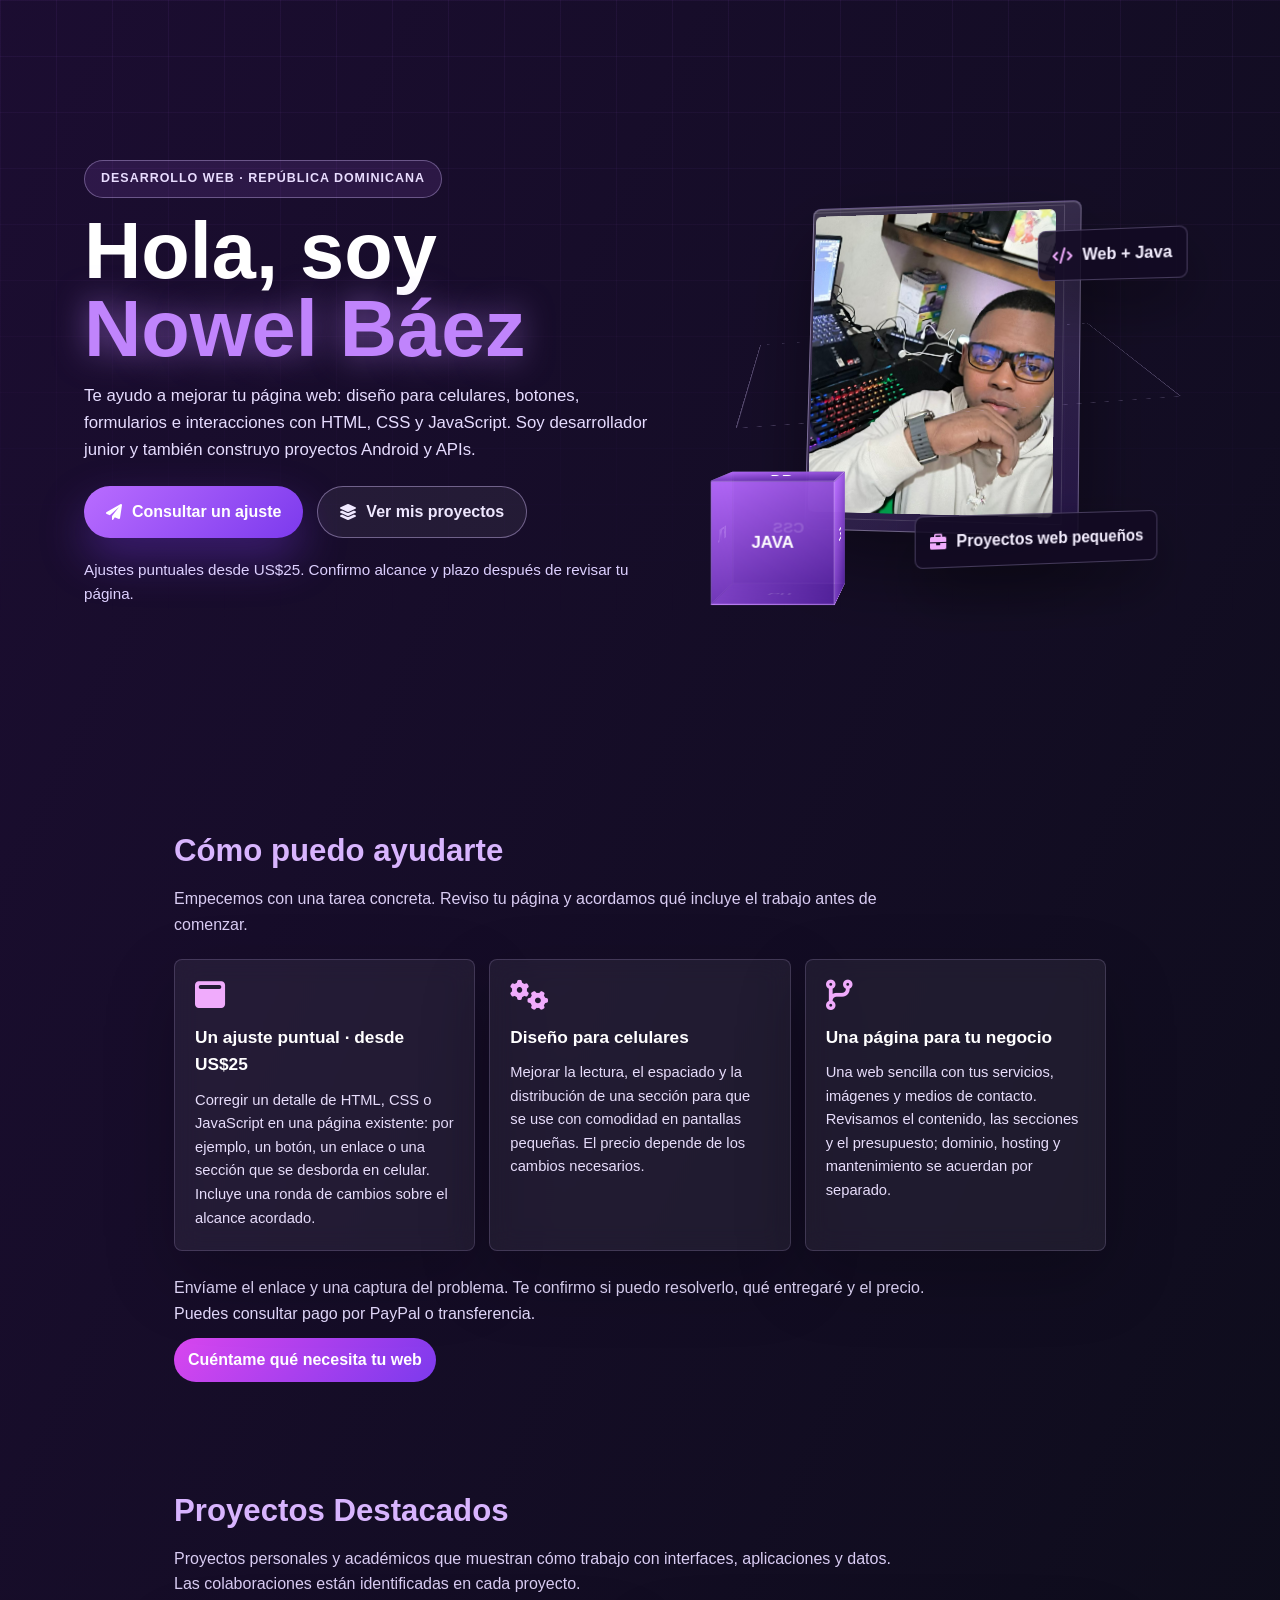
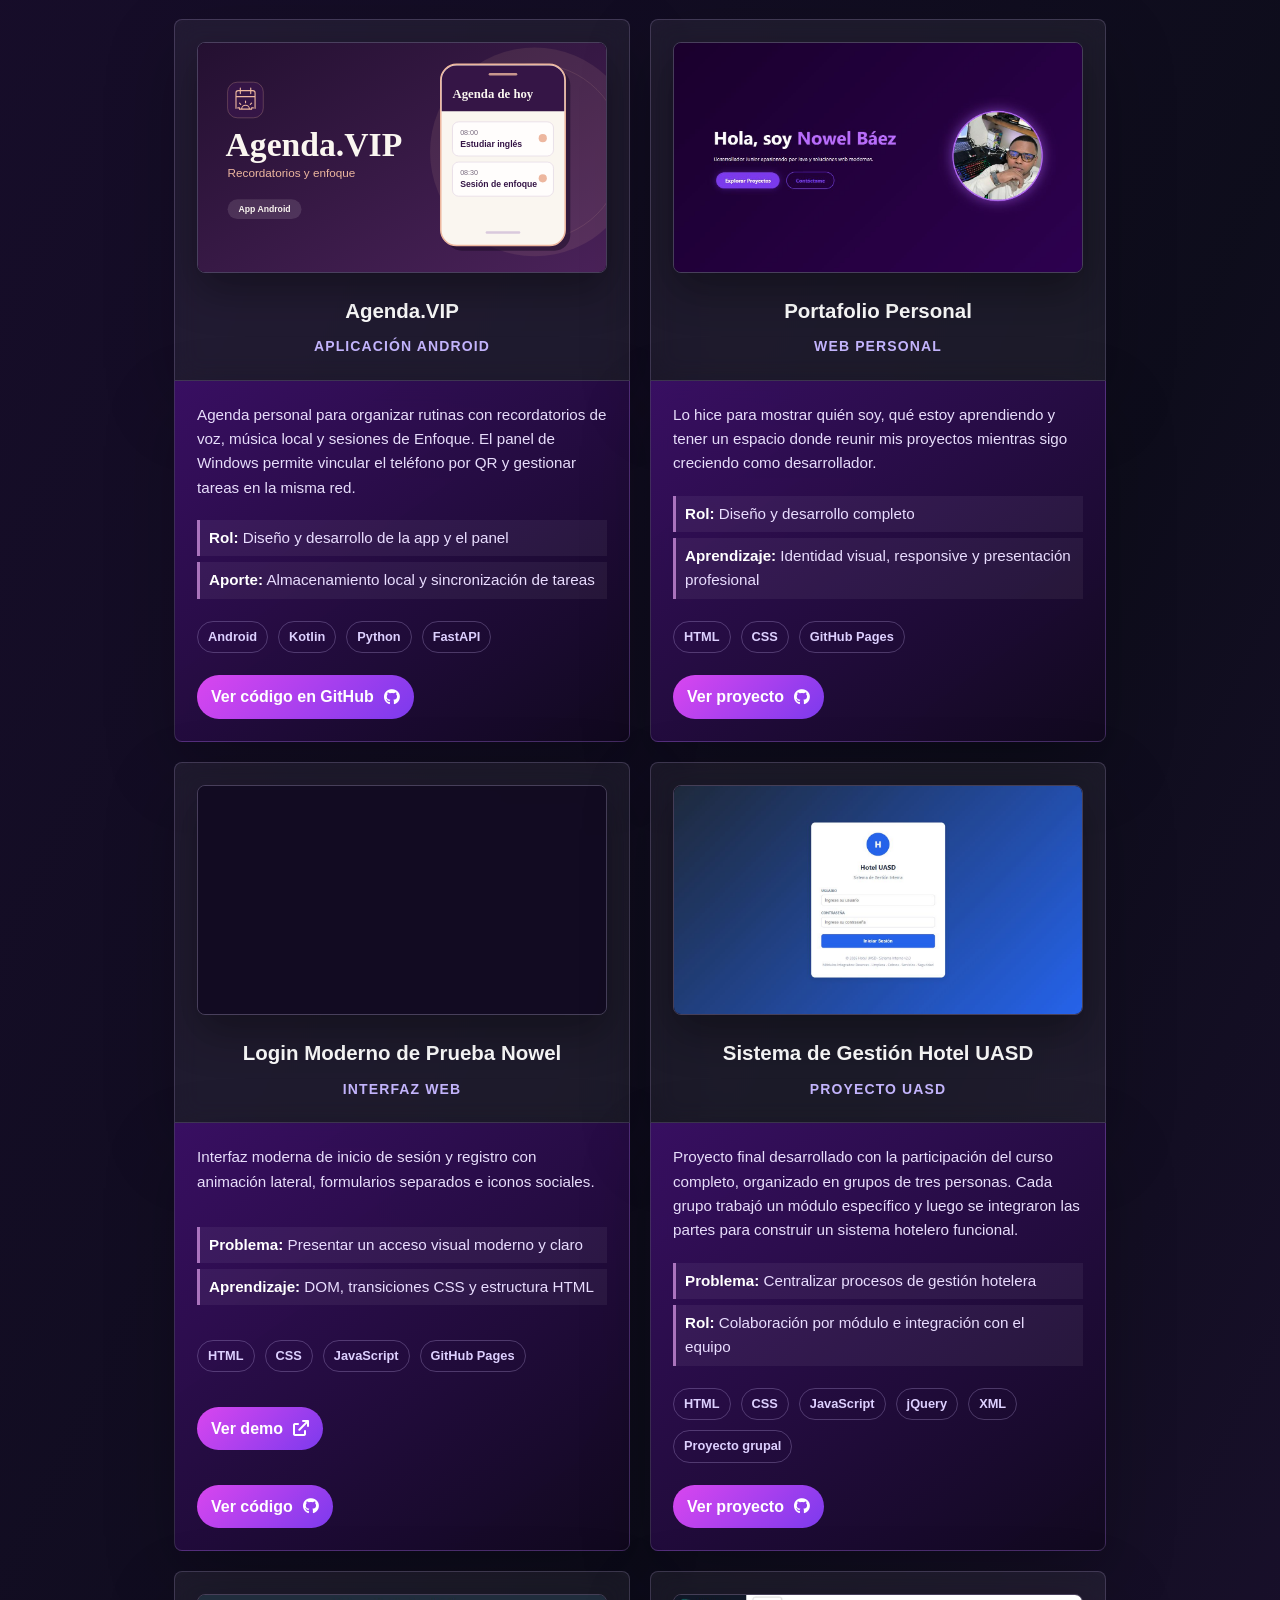
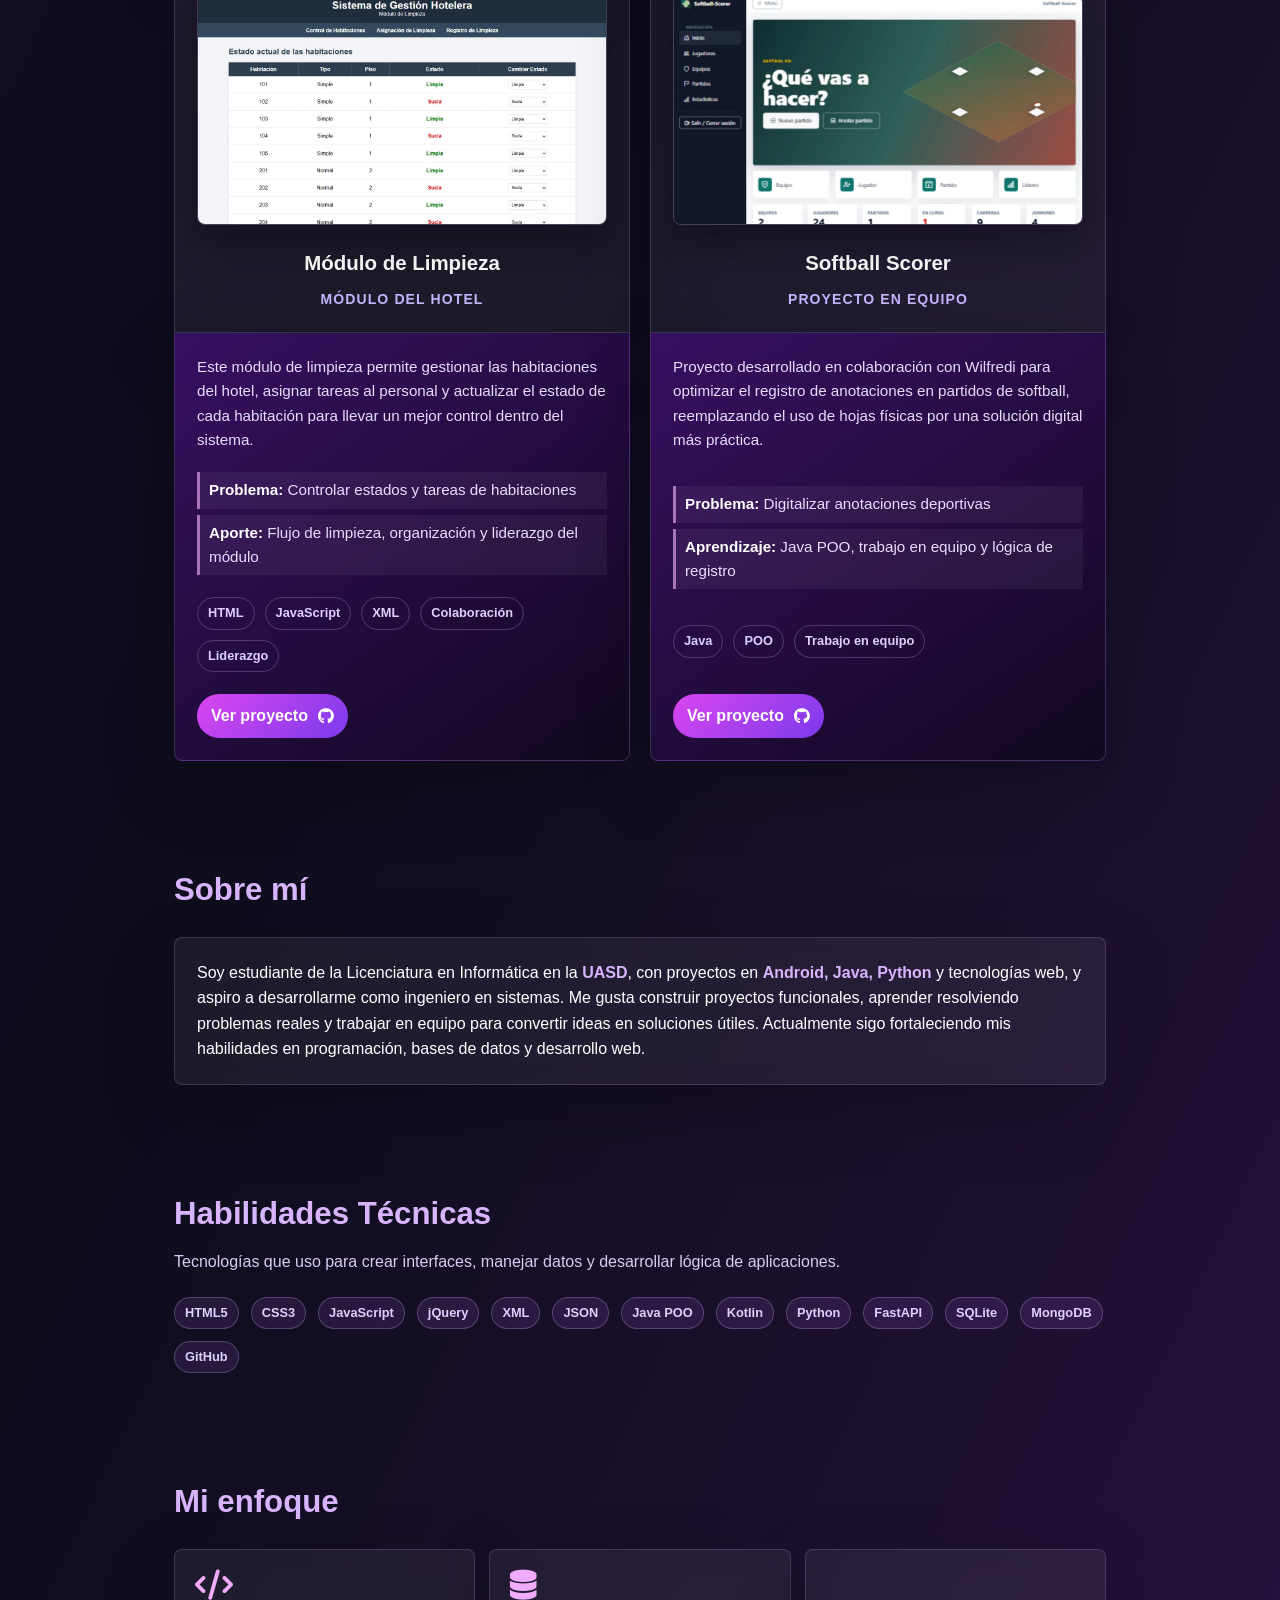
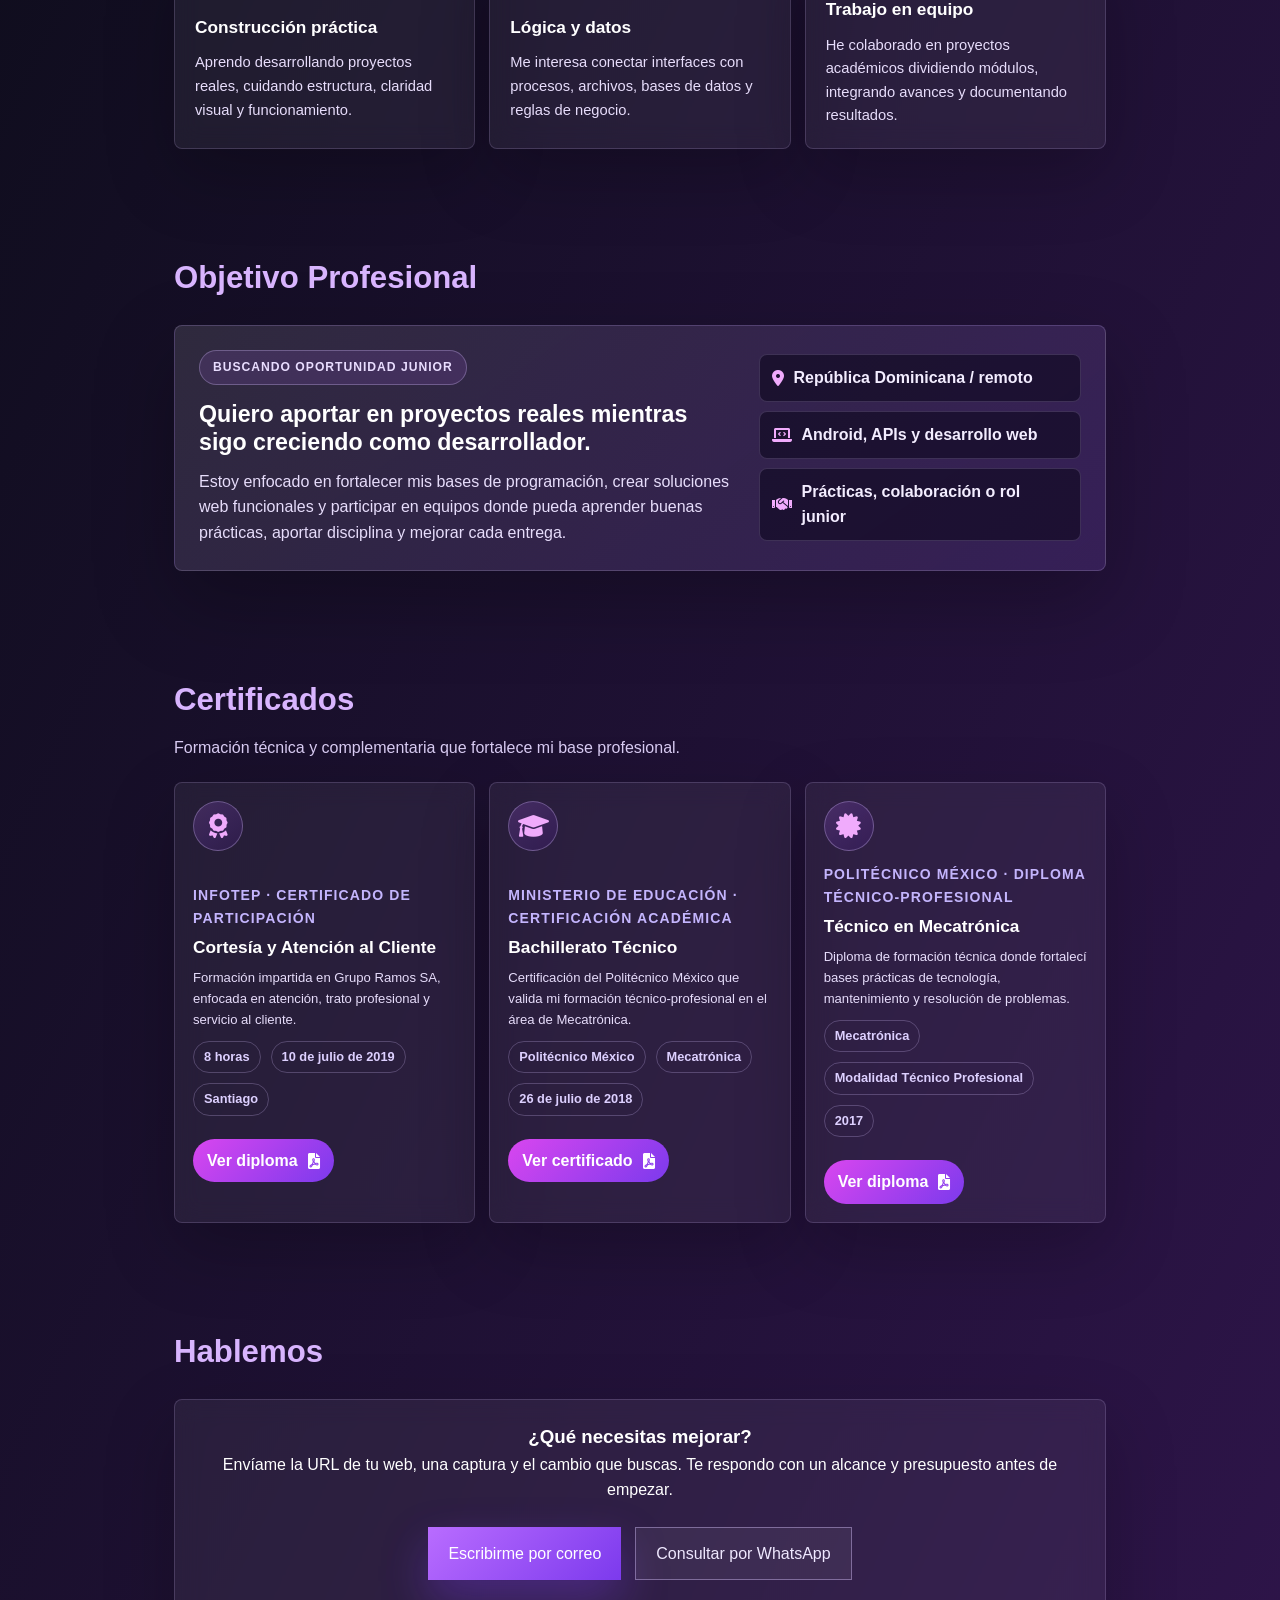
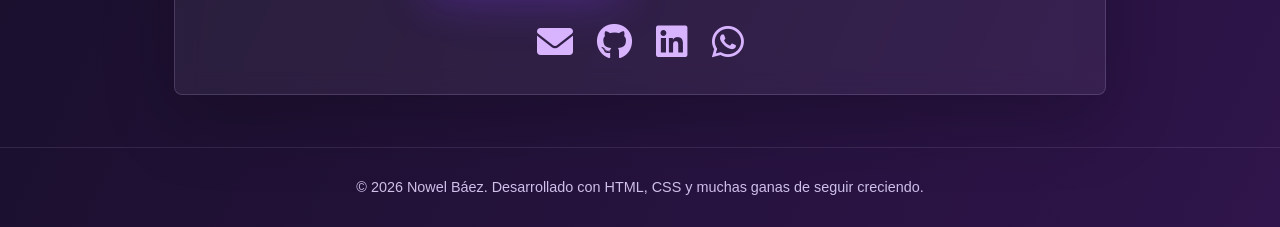
<file: index.html>
<!DOCTYPE html>
<html lang="es">
<head>
    <meta charset="UTF-8">
    <meta name="viewport" content="width=device-width, initial-scale=1.0">
    <title>Nowel Báez | Ajustes web y portafolio</title>
    <meta name="description" content="Nowel Báez, desarrollador junior en República Dominicana. Ajustes de HTML, CSS y JavaScript desde US$25, páginas responsivas y proyectos de software.">
    <meta property="og:title" content="Nowel Báez | Desarrollador Junior">
    <meta property="og:description" content="Ajustes web pequeños con alcance acordado. Conoce mis proyectos personales y académicos y cuéntame qué necesitas mejorar.">
    <meta property="og:image" content="https://nowelbaez2017-ux.github.io/img/nowel.jpg">
    <meta property="og:url" content="https://nowelbaez2017-ux.github.io/">
    <link rel="canonical" href="https://nowelbaez2017-ux.github.io/">
    <meta property="og:type" content="website">
    <link rel="stylesheet" href="style.css?v=servicios-web-20261119">
    <link rel="stylesheet" href="https://cdnjs.cloudflare.com/ajax/libs/font-awesome/6.0.0/css/all.min.css">
</head>

<body>
    <a class="skip-link" href="#servicios">Ir a los servicios</a>

    <header>
        <div class="hero">
            <div class="hero-content">
                <div class="hero-text">
                    <span class="portfolio-label">Desarrollo web · República Dominicana</span>
                    <h1>Hola, soy <span>Nowel Báez</span></h1>
                    <p>Te ayudo a mejorar tu página web: diseño para celulares, botones, formularios e interacciones con HTML, CSS y JavaScript. Soy desarrollador junior y también construyo proyectos Android y APIs.</p>
                    <div class="buttons">
                        <a href="#contacto" class="btn-primary"><i class="fas fa-paper-plane" aria-hidden="true"></i> Consultar un ajuste</a>
                        <a href="#proyectos" class="btn-secondary"><i class="fas fa-layer-group" aria-hidden="true"></i> Ver mis proyectos</a>
                    </div>
                    <p class="offer-note">Ajustes puntuales desde US$25. Confirmo alcance y plazo después de revisar tu página.</p>
                </div>
                <div class="hero-visual" aria-label="Presentación visual de Nowel">
                    <div class="profile-card tilt-card">
                        <div class="profile-orbit"></div>
                        <img src="img/nowel.jpg" alt="Foto de perfil de Nowel Báez" width="1152" height="1154" decoding="async" fetchpriority="high">
                    </div>
                    <div class="tech-cube" aria-hidden="true">
                        <div class="cube-face front">Java</div>
                        <div class="cube-face back">CSS</div>
                        <div class="cube-face right">JS</div>
                        <div class="cube-face left">HTML</div>
                        <div class="cube-face top">DB</div>
                        <div class="cube-face bottom">Git</div>
                    </div>
                    <div class="floating-card floating-card-one">
                        <i class="fas fa-code"></i>
                        <span>Web + Java</span>
                    </div>
                    <div class="floating-card floating-card-two">
                        <i class="fas fa-briefcase"></i>
                        <span>Proyectos web pequeños</span>
                    </div>
                </div>
            </div>
        </div>
    </header>

    <section id="servicios" class="reveal-section">
        <h2>Cómo puedo ayudarte</h2>
        <p class="section-intro">Empecemos con una tarea concreta. Reviso tu página y acordamos qué incluye el trabajo antes de comenzar.</p>
        <div class="service-grid">
            <article class="service-card">
                <i class="fas fa-window-maximize"></i>
                <h3>Un ajuste puntual · desde US$25</h3>
                <p>Corregir un detalle de HTML, CSS o JavaScript en una página existente: por ejemplo, un botón, un enlace o una sección que se desborda en celular. Incluye una ronda de cambios sobre el alcance acordado.</p>
            </article>
            <article class="service-card">
                <i class="fas fa-gears"></i>
                <h3>Diseño para celulares</h3>
                <p>Mejorar la lectura, el espaciado y la distribución de una sección para que se use con comodidad en pantallas pequeñas. El precio depende de los cambios necesarios.</p>
            </article>
            <article class="service-card">
                <i class="fas fa-code-branch"></i>
                <h3>Una página para tu negocio</h3>
                <p>Una web sencilla con tus servicios, imágenes y medios de contacto. Revisamos el contenido, las secciones y el presupuesto; dominio, hosting y mantenimiento se acuerdan por separado.</p>
            </article>
        </div>
        <p class="service-process">Envíame el enlace y una captura del problema. Te confirmo si puedo resolverlo, qué entregaré y el precio. Puedes consultar pago por PayPal o transferencia.</p>
        <a href="#contacto" class="project-link">Cuéntame qué necesita tu web</a>
    </section>

    <section id="proyectos" class="reveal-section">
        <h2>Proyectos Destacados</h2>
        <p class="section-intro">Proyectos personales y académicos que muestran cómo trabajo con interfaces, aplicaciones y datos. Las colaboraciones están identificadas en cada proyecto.</p>
        <div class="projects-grid">
            <article id="agenda-vip" class="project-card">
                <div class="project-card-inner">
                    <div class="project-face project-front">
                        <figure class="project-preview">
                            <img src="img/proyectos/agenda-vip.svg" alt="Ilustración de Agenda.VIP con el calendario de la app y una agenda de ejemplo" width="800" height="450" loading="lazy" decoding="async">
                        </figure>
                        <h3>Agenda.VIP</h3>
                        <span class="project-kicker">Aplicación Android</span>
                    </div>
                    <div class="project-face project-back">
                        <h3>Agenda.VIP</h3>
                        <p>Agenda personal para organizar rutinas con recordatorios de voz, música local y sesiones de Enfoque. El panel de Windows permite vincular el teléfono por QR y gestionar tareas en la misma red.</p>
                        <div class="project-meta">
                            <span><strong>Rol:</strong> Diseño y desarrollo de la app y el panel</span>
                            <span><strong>Aporte:</strong> Almacenamiento local y sincronización de tareas</span>
                        </div>
                        <div class="project-tags">
                            <span>Android</span>
                            <span>Kotlin</span>
                            <span>Python</span>
                            <span>FastAPI</span>
                        </div>
                        <a href="https://github.com/nowelbaez2017-ux/Agenda.VIP" target="_blank" rel="noopener noreferrer" class="project-link">
                            Ver código en GitHub <i class="fab fa-github" aria-hidden="true"></i>
                        </a>
                    </div>
                </div>
            </article>

            <article class="project-card">
                <div class="project-card-inner">
                    <div class="project-face project-front">
                        <figure class="project-preview">
                            <img src="img/proyectos/portafolio.png" alt="Vista del portafolio personal ejecutado" width="1264" height="720" loading="lazy" decoding="async">
                        </figure>
                        <h3>Portafolio Personal</h3>
                        <span class="project-kicker">Web personal</span>
                    </div>
                    <div class="project-face project-back">
                        <h3>Portafolio Personal</h3>
                        <p>Lo hice para mostrar quién soy, qué estoy aprendiendo y tener un espacio donde reunir mis proyectos mientras sigo creciendo como desarrollador.</p>
                        <div class="project-meta">
                            <span><strong>Rol:</strong> Diseño y desarrollo completo</span>
                            <span><strong>Aprendizaje:</strong> Identidad visual, responsive y presentación profesional</span>
                        </div>
                        <div class="project-tags">
                            <span>HTML</span>
                            <span>CSS</span>
                            <span>GitHub Pages</span>
                        </div>
                        <a href="https://github.com/nowelbaez2017-ux/nowelbaez2017-ux.github.io" target="_blank" rel="noopener noreferrer" class="project-link">
                            Ver proyecto <i class="fab fa-github"></i>
                        </a>
                    </div>
                </div>
            </article>

            <article class="project-card">
                <div class="project-card-inner">
                    <div class="project-face project-front">
                        <figure class="project-preview">
                            <img src="img/proyectos/login-moderno-de-prueba-nowel.png" alt="Vista del Login Moderno de Prueba Nowel ejecutado" width="1280" height="720" loading="lazy" decoding="async">
                        </figure>
                        <h3>Login Moderno de Prueba Nowel</h3>
                        <span class="project-kicker">Interfaz web</span>
                    </div>
                    <div class="project-face project-back">
                        <h3>Login Moderno de Prueba Nowel</h3>
                        <p>Interfaz moderna de inicio de sesión y registro con animación lateral, formularios separados e iconos sociales.</p>
                        <div class="project-meta">
                            <span><strong>Problema:</strong> Presentar un acceso visual moderno y claro</span>
                            <span><strong>Aprendizaje:</strong> DOM, transiciones CSS y estructura HTML</span>
                        </div>
                        <div class="project-tags">
                            <span>HTML</span>
                            <span>CSS</span>
                            <span>JavaScript</span>
                            <span>GitHub Pages</span>
                        </div>
                        <a href="login-moderno-de-prueba-nowel/" target="_blank" rel="noopener noreferrer" class="project-link">
                            Ver demo <i class="fas fa-arrow-up-right-from-square"></i>
                        </a>
                        <a href="https://github.com/nowelbaez2017-ux/nowelbaez2017-ux.github.io/tree/main/login-moderno-de-prueba-nowel" target="_blank" rel="noopener noreferrer" class="project-link">
                            Ver código <i class="fab fa-github"></i>
                        </a>
                    </div>
                </div>
            </article>

            <article class="project-card">
                <div class="project-card-inner">
                    <div class="project-face project-front">
                        <figure class="project-preview">
                            <img src="img/proyectos/hotel-uasd.png" alt="Pantalla de acceso del Sistema de Gestión Hotel UASD" width="1280" height="720" loading="lazy" decoding="async">
                        </figure>
                        <h3>Sistema de Gestión Hotel UASD</h3>
                        <span class="project-kicker">Proyecto UASD</span>
                    </div>
                    <div class="project-face project-back">
                        <h3>Sistema de Gestión Hotel UASD</h3>
                        <p>Proyecto final desarrollado con la participación del curso completo, organizado en grupos de tres personas. Cada grupo trabajó un módulo específico y luego se integraron las partes para construir un sistema hotelero funcional.</p>
                        <div class="project-meta">
                            <span><strong>Problema:</strong> Centralizar procesos de gestión hotelera</span>
                            <span><strong>Rol:</strong> Colaboración por módulo e integración con el equipo</span>
                        </div>
                        <div class="project-tags">
                            <span>HTML</span>
                            <span>CSS</span>
                            <span>JavaScript</span>
                            <span>jQuery</span>
                            <span>XML</span>
                            <span>Proyecto grupal</span>
                        </div>
                        <a href="https://github.com/nowelbaez2017-ux/sistema-hotelero-uasd" target="_blank" rel="noopener noreferrer" class="project-link">
                            Ver proyecto <i class="fab fa-github"></i>
                        </a>
                    </div>
                </div>
            </article>

            <article class="project-card">
                <div class="project-card-inner">
                    <div class="project-face project-front">
                        <figure class="project-preview">
                            <img src="img/proyectos/modulo-limpieza.png" alt="Vista del módulo de limpieza del hotel ejecutado" width="1274" height="720" loading="lazy" decoding="async">
                        </figure>
                        <h3>Módulo de Limpieza</h3>
                        <span class="project-kicker">Módulo del hotel</span>
                    </div>
                    <div class="project-face project-back">
                        <h3>Módulo de Limpieza</h3>
                        <p>Este módulo de limpieza permite gestionar las habitaciones del hotel, asignar tareas al personal y actualizar el estado de cada habitación para llevar un mejor control dentro del sistema.</p>
                        <div class="project-meta">
                            <span><strong>Problema:</strong> Controlar estados y tareas de habitaciones</span>
                            <span><strong>Aporte:</strong> Flujo de limpieza, organización y liderazgo del módulo</span>
                        </div>
                        <div class="project-tags">
                            <span>HTML</span>
                            <span>JavaScript</span>
                            <span>XML</span>
                            <span>Colaboración</span>
                            <span>Liderazgo</span>
                        </div>
                        <a href="https://github.com/nabxo/sistema-hotelero-limpieza" target="_blank" rel="noopener noreferrer" class="project-link">
                            Ver proyecto <i class="fab fa-github"></i>
                        </a>
                    </div>
                </div>
            </article>

            <article class="project-card">
                <div class="project-card-inner">
                    <div class="project-face project-front">
                        <figure class="project-preview">
                            <img src="img/proyectos/softball-scorer.png" alt="Pantalla de acceso de Softball Scorer" width="1264" height="720" loading="lazy" decoding="async">
                        </figure>
                        <h3>Softball Scorer</h3>
                        <span class="project-kicker">Proyecto en equipo</span>
                    </div>
                    <div class="project-face project-back">
                        <h3>Softball Scorer</h3>
                        <p>Proyecto desarrollado en colaboración con Wilfredi para optimizar el registro de anotaciones en partidos de softball, reemplazando el uso de hojas físicas por una solución digital más práctica.</p>
                        <div class="project-meta">
                            <span><strong>Problema:</strong> Digitalizar anotaciones deportivas</span>
                            <span><strong>Aprendizaje:</strong> Java POO, trabajo en equipo y lógica de registro</span>
                        </div>
                        <div class="project-tags">
                            <span>Java</span>
                            <span>POO</span>
                            <span>Trabajo en equipo</span>
                        </div>
                        <a href="https://github.com/wilfredysilverio/Softball-Scorer" target="_blank" rel="noopener noreferrer" class="project-link">
                            Ver proyecto <i class="fab fa-github"></i>
                        </a>
                    </div>
                </div>
            </article>
        </div>
    </section>

    <section id="sobre-mi" class="reveal-section">
        <h2>Sobre mí</h2>
        <div class="card">
            <p>
                Soy estudiante de la Licenciatura en Informática en la <strong>UASD</strong>, con proyectos en <strong>Android, Java, Python</strong> y tecnologías web, y aspiro a desarrollarme como ingeniero en sistemas.
                Me gusta construir proyectos funcionales, aprender resolviendo problemas reales y trabajar en equipo para convertir ideas en soluciones útiles.
                Actualmente sigo fortaleciendo mis habilidades en programación, bases de datos y desarrollo web.
            </p>
        </div>
    </section>

    <section id="habilidades" class="reveal-section">
        <h2>Habilidades Técnicas</h2>
        <p class="section-intro">Tecnologías que uso para crear interfaces, manejar datos y desarrollar lógica de aplicaciones.</p>
        <div class="skills-container">
            <span class="skill-tag">HTML5</span>
            <span class="skill-tag">CSS3</span>
            <span class="skill-tag">JavaScript</span>
            <span class="skill-tag">jQuery</span>
            <span class="skill-tag">XML</span>
            <span class="skill-tag">JSON</span>
            <span class="skill-tag">Java POO</span>
            <span class="skill-tag">Kotlin</span>
            <span class="skill-tag">Python</span>
            <span class="skill-tag">FastAPI</span>
            <span class="skill-tag">SQLite</span>
            <span class="skill-tag">MongoDB</span>
            <span class="skill-tag">GitHub</span>
        </div>
    </section>

    <section id="enfoque" class="reveal-section">
        <h2>Mi enfoque</h2>
        <div class="focus-grid">
            <article class="focus-item">
                <i class="fas fa-code"></i>
                <h3>Construcción práctica</h3>
                <p>Aprendo desarrollando proyectos reales, cuidando estructura, claridad visual y funcionamiento.</p>
            </article>
            <article class="focus-item">
                <i class="fas fa-database"></i>
                <h3>Lógica y datos</h3>
                <p>Me interesa conectar interfaces con procesos, archivos, bases de datos y reglas de negocio.</p>
            </article>
            <article class="focus-item">
                <i class="fas fa-people-group"></i>
                <h3>Trabajo en equipo</h3>
                <p>He colaborado en proyectos académicos dividiendo módulos, integrando avances y documentando resultados.</p>
            </article>
        </div>
    </section>

    <section id="objetivo" class="reveal-section">
        <h2>Objetivo Profesional</h2>
        <div class="career-card">
            <div>
                <span class="section-badge">Buscando oportunidad junior</span>
                <h3>Quiero aportar en proyectos reales mientras sigo creciendo como desarrollador.</h3>
                <p>Estoy enfocado en fortalecer mis bases de programación, crear soluciones web funcionales y participar en equipos donde pueda aprender buenas prácticas, aportar disciplina y mejorar cada entrega.</p>
            </div>
            <div class="career-points">
                <span><i class="fas fa-location-dot"></i> República Dominicana / remoto</span>
                <span><i class="fas fa-laptop-code"></i> Android, APIs y desarrollo web</span>
                <span><i class="fas fa-handshake"></i> Prácticas, colaboración o rol junior</span>
            </div>
        </div>
    </section>

    <section id="certificados" class="reveal-section">
        <h2>Certificados</h2>
        <p class="section-intro">Formación técnica y complementaria que fortalece mi base profesional.</p>
        <div class="certificate-list">
            <div class="certificate-card">
                <div class="certificate-icon">
                    <i class="fas fa-award"></i>
                </div>
                <div class="certificate-content">
                    <span class="certificate-kicker">INFOTEP · Certificado de Participación</span>
                    <h3>Cortesía y Atención al Cliente</h3>
                    <p>Formación impartida en Grupo Ramos SA, enfocada en atención, trato profesional y servicio al cliente.</p>
                    <div class="certificate-details">
                        <span>8 horas</span>
                        <span>10 de julio de 2019</span>
                        <span>Santiago</span>
                    </div>
                    <a href="certificados/cortesia-atencion-cliente-infotep.pdf" target="_blank" rel="noopener noreferrer" class="project-link">
                        Ver diploma <i class="fas fa-file-pdf"></i>
                    </a>
                </div>
            </div>

            <div class="certificate-card">
                <div class="certificate-icon">
                    <i class="fas fa-graduation-cap"></i>
                </div>
                <div class="certificate-content">
                    <span class="certificate-kicker">Ministerio de Educación · Certificación académica</span>
                    <h3>Bachillerato Técnico</h3>
                    <p>Certificación del Politécnico México que valida mi formación técnico-profesional en el área de Mecatrónica.</p>
                    <div class="certificate-details">
                        <span>Politécnico México</span>
                        <span>Mecatrónica</span>
                        <span>26 de julio de 2018</span>
                    </div>
                    <a href="certificados/bachillerato-tecnico-mecatronica.pdf" target="_blank" rel="noopener noreferrer" class="project-link">
                        Ver certificado <i class="fas fa-file-pdf"></i>
                    </a>
                </div>
            </div>

            <div class="certificate-card">
                <div class="certificate-icon">
                    <i class="fas fa-certificate"></i>
                </div>
                <div class="certificate-content">
                    <span class="certificate-kicker">Politécnico México · Diploma técnico-profesional</span>
                    <h3>Técnico en Mecatrónica</h3>
                    <p>Diploma de formación técnica donde fortalecí bases prácticas de tecnología, mantenimiento y resolución de problemas.</p>
                    <div class="certificate-details">
                        <span>Mecatrónica</span>
                        <span>Modalidad Técnico Profesional</span>
                        <span>2017</span>
                    </div>
                    <a href="certificados/diploma-tecnico-mecatronica.pdf" target="_blank" rel="noopener noreferrer" class="project-link">
                        Ver diploma <i class="fas fa-file-pdf"></i>
                    </a>
                </div>
            </div>
        </div>
    </section>

    <section id="contacto" class="reveal-section">
        <h2>Hablemos</h2>
        <div class="card contact-card">
            <h3>¿Qué necesitas mejorar?</h3>
            <p>Envíame la URL de tu web, una captura y el cambio que buscas. Te respondo con un alcance y presupuesto antes de empezar.</p>
            <div class="contact-actions">
                <a class="btn-primary" href="mailto:NowelBaez2017@gmail.com?subject=Consulta%20sobre%20un%20ajuste%20web&amp;body=Hola%20Nowel%2C%20mi%20web%20es%3A%20%0AEl%20cambio%20que%20necesito%20es%3A%20%0AMi%20plazo%20es%3A%20">Escribirme por correo</a>
                <a class="btn-secondary" href="https://wa.me/18296310717?text=Hola%20Nowel%2C%20quiero%20consultar%20un%20ajuste%20para%20mi%20web." target="_blank" rel="noopener noreferrer">Consultar por WhatsApp</a>
            </div>
            <div class="contact-icons">
               <a href="mailto:NowelBaez2017@gmail.com" class="social-icon" title="Enviar Email" aria-label="Enviar email a Nowel">
                <i class="fas fa-envelope"></i>
              </a>
                <a href="https://github.com/nowelbaez2017-ux" target="_blank" rel="noopener noreferrer" class="social-icon" title="Visitar GitHub" aria-label="Visitar GitHub de Nowel">
                    <i class="fab fa-github"></i>
                </a>
                <a href="https://www.linkedin.com/in/nowel-baez-0715b7283/" target="_blank" rel="noopener noreferrer" class="social-icon" title="LinkedIn" aria-label="Visitar LinkedIn de Nowel">
                    <i class="fab fa-linkedin"></i>
                </a>
              <a href="https://wa.me/18296310717" target="_blank" rel="noopener noreferrer" class="social-icon" title="WhatsApp" aria-label="Contactar a Nowel por WhatsApp">
                 <i class="fab fa-whatsapp"></i>
              </a>
            </div>
        </div>
    </section>

    <footer>
        <p>© 2026 Nowel Báez. Desarrollado con HTML, CSS y muchas ganas de seguir creciendo.</p>
    </footer>

    <script src="script.js?v=servicios-web-20261119" defer></script>

</body>
</html>
</file>
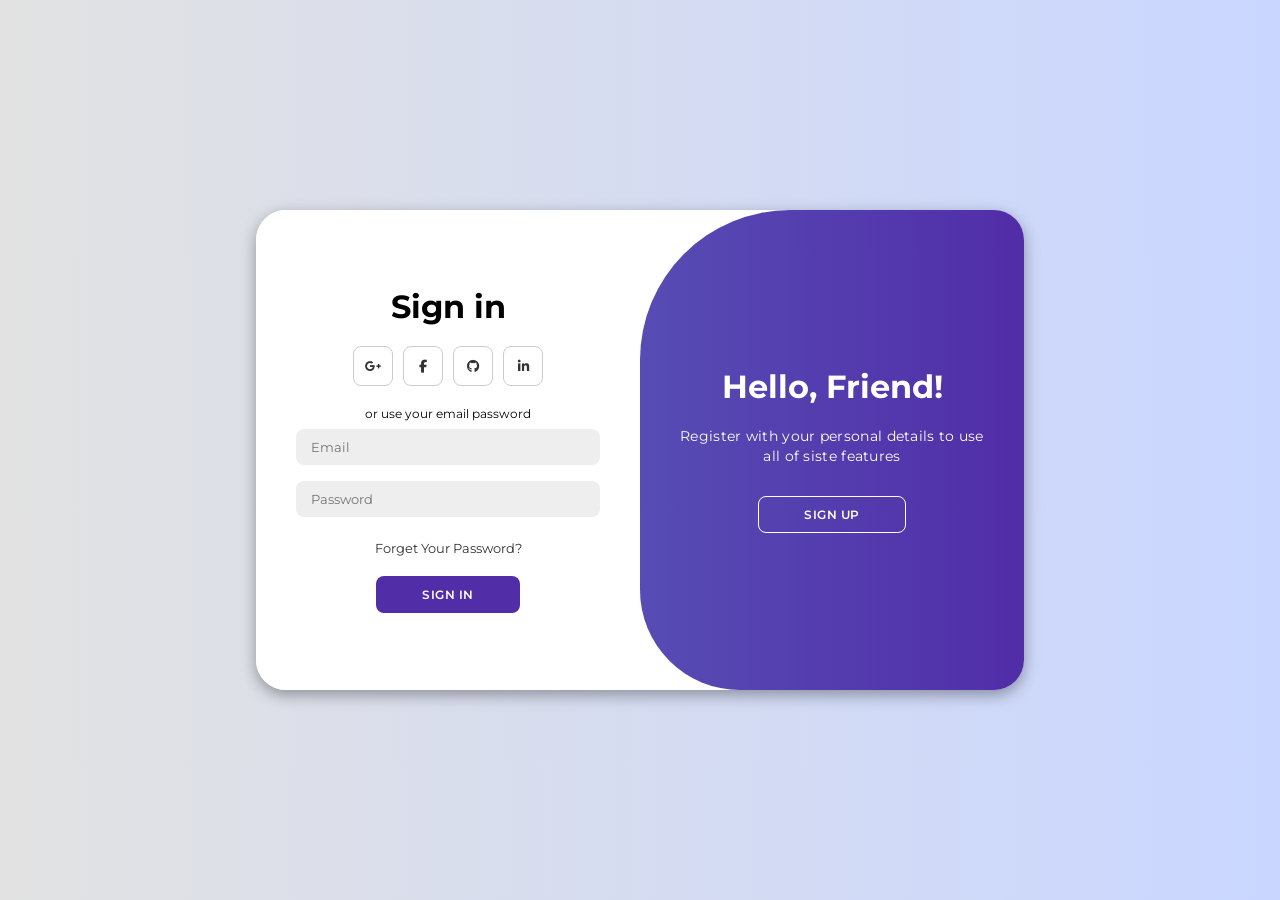
<file: login-moderno-de-prueba-nowel/index.html>
<!DOCTYPE html>
<html lang="en">
<head>
    <meta charset="UTF-8">
    <meta name="viewport" content="width=device-width, initial-scale=1.0">
    <link rel="stylesheet" href="https://cdnjs.cloudflare.com/ajax/libs/font-awesome/6.4.2/css/all.min.css">
    <link rel="stylesheet" href="style.css">
    <title>Login Moderno de Prueba Nowel</title>
</head>
<body>

    <div class="container" id="container"> 
     <div class="form-container sign-up">
        <form>
            <h1>Create Account</h1>
            <div class="social-icons">
                <a href="#" class="icon"><i
                class="fa-brands
                fa-google-plus-g"></i></a>

                <a href="#" class="icon"><i
                class="fa-brands
                fa-facebook-f"></i></a>

                <a href="#" class="icon"><i
                class="fa-brands
                fa-github"></i></a>

                <a href="#" class="icon"><i
                class="fa-brands
                fa-linkedin-in"></i></a>
            </div>
            <span> or use your email for registration</span>
            <input type="text" 
            placeholder="Name" >
            <input type="email"
             placeholder="Email" />
            <input  type="password"
             placeholder="Password" />
            <button type="submit">Sign Up</button>

        </form>
     </div>
     <div class="form-container sign-in">
        <form>
            <h1>Sign in</h1>
            <div class="social-icons">
                <a href="#" class="icon"><i
                class="fa-brands
                fa-google-plus-g"></i></a>

                <a href="#" class="icon"><i
                class="fa-brands
                fa-facebook-f"></i></a>

                <a href="#" class="icon"><i
                class="fa-brands
                fa-github"></i></a>

                <a href="#" class="icon"><i
                class="fa-brands
                fa-linkedin-in"></i></a>
            </div>
            <span> or use your email password</span>

            <input type="email"
             placeholder="Email" />
            <input  type="password"
             placeholder="Password" />
            <a href="#" >Forget Your Password?</a>
            <button type="submit">Sign In</button>

        </form>
     </div>
        <div class="toggle-container">
           <div class = "toggle">

              <div class ="toggle-panel
              toggle-left">
                <h1>Welcome Back!</h1>
                <p>Enter your personal details 
                to use all of siste features</p>
                <button class="hidden" id="login">Sign In</button>

              </div>

          
                <div class ="toggle-panel
                  toggle-right">
                  <h1>Hello, Friend!</h1>
                  <p>Register with your personal details 
                  to use all of siste features</p>
                  <button class="hidden"  id="register">Sign Up</button>

              </div>
            </div>
         </div>   

    </div>


    <script src="script.js" ></script>

</body>
</html>
</file>
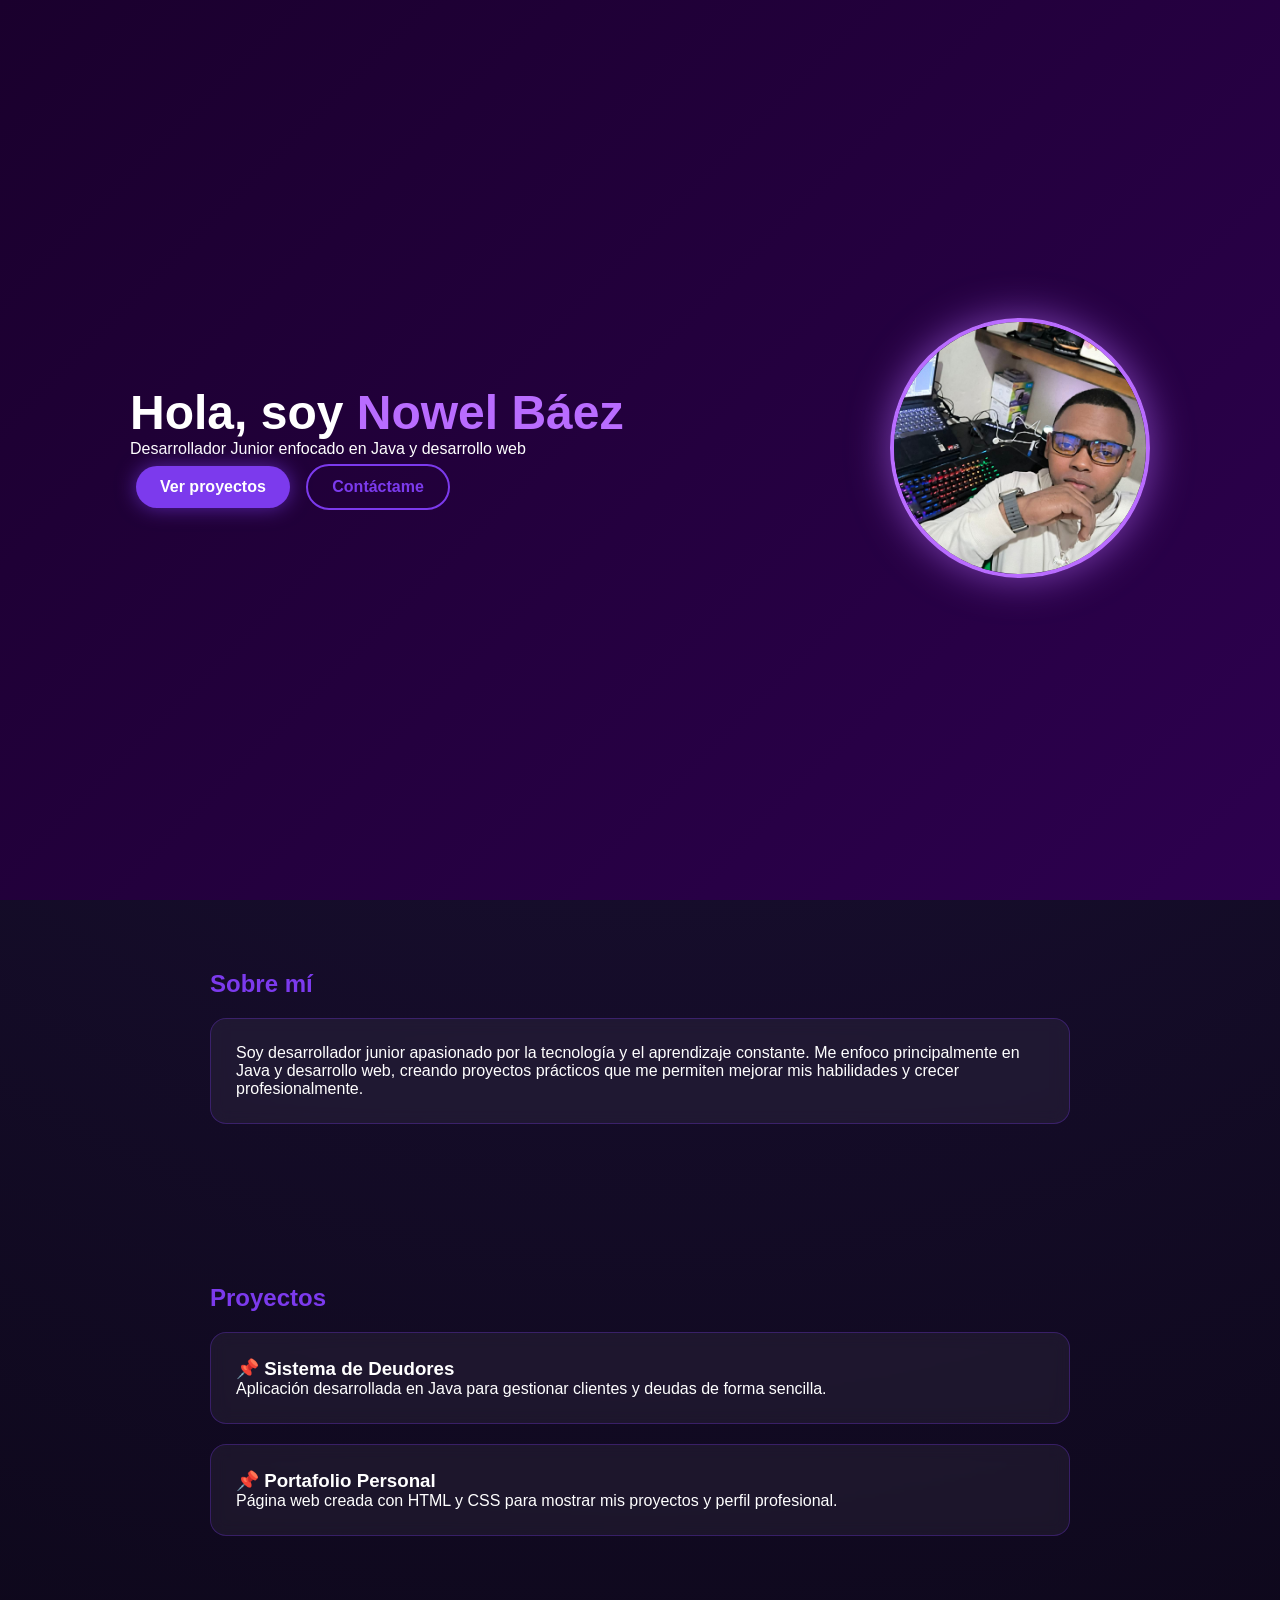
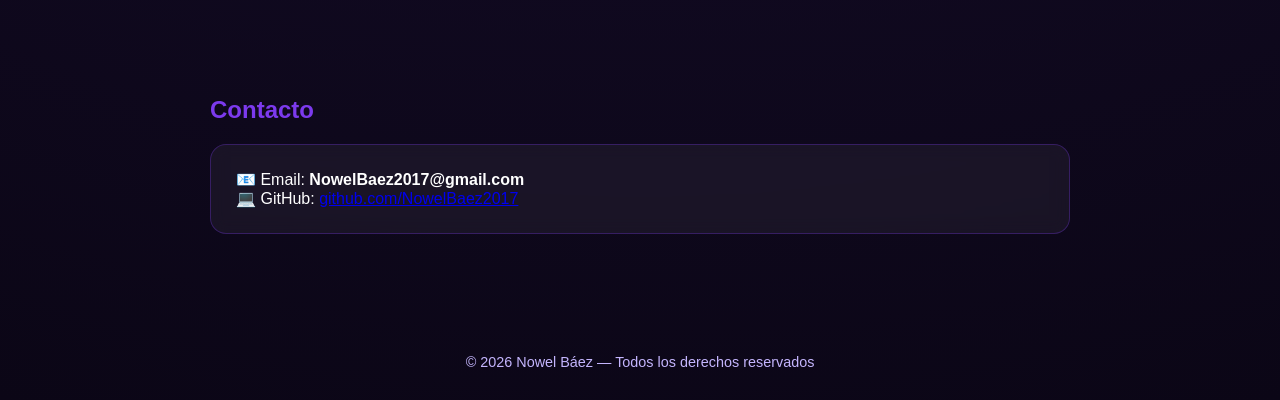
<file: portafolio-nowel/index.html>
﻿<!--
    Autor: Nowel Báez Abreu
    Fecha: 14/01/2026
    Descripción: Página principal de mi portafolio personal
-->

<!DOCTYPE html>
<html lang="es">
<head>
    <!-- Configuración básica -->
    <meta charset="UTF-8">
    <meta name="viewport" content="width=device-width, initial-scale=1.0">

    <!-- Título del navegador -->
    <title>Nowel Báez | Portafolio</title>

    <!-- Estilos -->
    <link rel="stylesheet" href="style.css">
</head>

<body>
  <!-- Presentacion general  -->

  <header>
    <div class="hero">
        <div class="hero-content">

            <!-- TEXTO -->
            <div class="hero-text">
                <h1>Hola, soy <span>Nowel Báez</span></h1>
                <p>Desarrollador Junior enfocado en Java y desarrollo web</p>

                <div class="buttons">
                    <a href="#proyectos" class="btn-primary">Ver proyectos</a>
                    <a href="#contacto" class="btn-secondary">Contáctame</a>
                </div>
            </div>

            <!-- FOTO -->
            <div class="hero-image">
                <img src="img/nowel.jpg" alt="Foto de Nowel Báez">
            </div>

        </div>
    </div>
</header>


    <!-- SOBRE MÍ -->
    <section id="sobre-mi">
        <h2>Sobre mí</h2>
        <div class="card">
            <p>
                Soy desarrollador junior apasionado por la tecnología y el aprendizaje constante.
                Me enfoco principalmente en Java y desarrollo web, creando proyectos prácticos
                que me permiten mejorar mis habilidades y crecer profesionalmente.
            </p>
        </div>
    </section>

    <!-- PROYECTOS -->
    <section id="proyectos">
        <h2>Proyectos</h2>

        <div class="card">
            <h3>📌 Sistema de Deudores</h3>
            <p>Aplicación desarrollada en Java para gestionar clientes y deudas de forma sencilla.</p>
        </div>

        <div class="card">
            <h3>📌 Portafolio Personal</h3>
            <p>Página web creada con HTML y CSS para mostrar mis proyectos y perfil profesional.</p>
        </div>
    </section>

    <!-- CONTACTO -->
    <section id="contacto">
        <h2>Contacto</h2>
        <div class="card">
            <p>📧 Email: <strong>NowelBaez2017@gmail.com</strong></p>
            <p>💻 GitHub: 
                <a href="https://github.com/NowelBaez2017" target="_blank">
                    github.com/NowelBaez2017
                </a>
            </p>
        </div>
    </section>

    <!-- FOOTER -->
    <footer>
        <p>© 2026 Nowel Báez — Todos los derechos reservados</p>
    </footer>

</body>
</html>
</file>
<file: style.css>
/* 1. BASE */
* {
    box-sizing: border-box;
    margin: 0;
    padding: 0;
}

html {
    scroll-behavior: smooth;
}

img {
    max-width: 100%;
}

body {
    background:
        linear-gradient(115deg, rgba(23, 8, 45, 0.98), rgba(9, 8, 23, 0.98) 48%, rgba(38, 11, 67, 0.96)),
        repeating-linear-gradient(90deg, rgba(255,255,255,0.04) 0 1px, transparent 1px 90px);
    color: #ffffff;
    font-family: 'Segoe UI', Arial, sans-serif;
    line-height: 1.6;
    min-height: 100vh;
    overflow-x: hidden;
}

a {
    color: inherit;
}

body::before {
    background:
        linear-gradient(rgba(185, 108, 255, 0.08) 1px, transparent 1px),
        linear-gradient(90deg, rgba(185, 108, 255, 0.08) 1px, transparent 1px);
    background-size: 56px 56px;
    content: "";
    inset: 0;
    mask-image: linear-gradient(to bottom, rgba(0,0,0,0.8), transparent 70%);
    pointer-events: none;
    position: fixed;
    z-index: -1;
}

/* 2. HERO */
header {
    align-items: center;
    display: flex;
    min-height: 86vh;
    overflow: hidden;
    position: relative;
}

.hero {
    margin: 0 auto;
    max-width: 1160px;
    padding: 38px 24px 46px;
    width: 100%;
}

.hero-content {
    align-items: center;
    display: grid;
    gap: 38px;
    grid-template-columns: minmax(0, 1.05fr) minmax(320px, 0.95fr);
}

.portfolio-label {
    background: rgba(185, 108, 255, 0.12);
    border: 1px solid rgba(216, 196, 255, 0.36);
    border-radius: 999px;
    color: #e9ddff;
    display: inline-block;
    font-size: 0.78rem;
    font-weight: 800;
    letter-spacing: 0.08em;
    margin-bottom: 14px;
    padding: 8px 16px;
    text-transform: uppercase;
}

.hero-text h1 {
    font-size: clamp(2.55rem, 6.2vw, 5.15rem);
    letter-spacing: 0;
    line-height: 0.98;
    margin-bottom: 16px;
    max-width: 720px;
}

.hero-text h1 span {
    color: #c084fc;
    text-shadow: 0 0 32px rgba(192, 132, 252, 0.55);
}

.hero-text p {
    color: #e6dcff;
    font-size: 1.05rem;
    max-width: 680px;
}

.buttons {
    display: flex;
    flex-wrap: wrap;
}

.buttons {
    gap: 14px;
    margin-top: 22px;
}

.buttons a {
    align-items: center;
    border-radius: 999px;
    display: inline-flex;
    font-weight: 800;
    gap: 10px;
    padding: 12px 22px;
    text-decoration: none;
    transition: transform 0.25s ease, box-shadow 0.25s ease, background 0.25s ease;
}

.btn-primary {
    background: linear-gradient(135deg, #b96cff, #7c3aed);
    box-shadow: 0 20px 45px rgba(124, 58, 237, 0.36);
    color: #ffffff;
}

.btn-secondary {
    background: rgba(255,255,255,0.06);
    border: 1px solid rgba(216, 196, 255, 0.42);
    color: #efe8ff;
}

.buttons a:hover,
.buttons a:focus-visible {
    transform: translateY(-4px);
}

/* 3. ESCENA 3D */
.hero-visual {
    min-height: 450px;
    perspective: 1200px;
    position: relative;
}

.profile-card {
    background: linear-gradient(145deg, rgba(255,255,255,0.18), rgba(124, 58, 237, 0.16));
    border: 1px solid rgba(216, 196, 255, 0.35);
    border-radius: 8px;
    box-shadow:
        0 34px 80px rgba(0, 0, 0, 0.42),
        inset 0 1px 0 rgba(255,255,255,0.18);
    height: 330px;
    left: 50%;
    padding: 18px;
    position: absolute;
    top: 44px;
    transform: translateX(-50%) rotateY(-13deg) rotateX(5deg);
    transform-style: preserve-3d;
    transition: transform 0.2s ease;
    width: 278px;
    z-index: 2;
}

.profile-card::before {
    border: 1px solid rgba(255,255,255,0.14);
    content: "";
    inset: 11px;
    pointer-events: none;
    position: absolute;
    transform: translateZ(34px);
}

.profile-card img {
    border-radius: 6px;
    display: block;
    height: 100%;
    object-fit: cover;
    position: relative;
    transform: translateZ(46px);
    width: 100%;
}

.profile-orbit {
    border: 1px solid rgba(216, 196, 255, 0.36);
    height: 380px;
    left: 50%;
    position: absolute;
    top: 50%;
    transform: translate(-50%, -50%) rotateX(72deg) rotateZ(-18deg);
    width: 380px;
}

.tech-cube {
    animation: cubeSpin 12s linear infinite;
    cursor: grab;
    height: 118px;
    left: 36px;
    position: absolute;
    touch-action: none;
    top: 318px;
    transform-style: preserve-3d;
    user-select: none;
    width: 118px;
    z-index: 3;
}

.tech-cube.is-dragging {
    animation: none;
    cursor: grabbing;
}

.cube-face {
    align-items: center;
    background: linear-gradient(145deg, rgba(185, 108, 255, 0.86), rgba(76, 29, 149, 0.86));
    border: 1px solid rgba(255,255,255,0.22);
    color: #ffffff;
    display: flex;
    font-weight: 900;
    height: 118px;
    justify-content: center;
    position: absolute;
    text-transform: uppercase;
    width: 118px;
}

.cube-face.front { transform: rotateY(0deg) translateZ(59px); }
.cube-face.back { transform: rotateY(180deg) translateZ(59px); }
.cube-face.right { transform: rotateY(90deg) translateZ(59px); }
.cube-face.left { transform: rotateY(-90deg) translateZ(59px); }
.cube-face.top { transform: rotateX(90deg) translateZ(59px); }
.cube-face.bottom { transform: rotateX(-90deg) translateZ(59px); }

.floating-card {
    align-items: center;
    background: rgba(18, 10, 34, 0.86);
    border: 1px solid rgba(216, 196, 255, 0.26);
    border-radius: 8px;
    box-shadow: 0 24px 58px rgba(0, 0, 0, 0.34);
    color: #f4eeff;
    display: inline-flex;
    font-weight: 800;
    gap: 10px;
    padding: 11px 14px;
    position: absolute;
    z-index: 4;
}

.floating-card i {
    color: #f0abfc;
}

.floating-card-one {
    right: 6px;
    top: 74px;
    transform: rotateY(-18deg) translateZ(30px);
}

.floating-card-two {
    bottom: 48px;
    right: 42px;
    transform: rotateY(14deg) translateZ(30px);
}

@keyframes cubeSpin {
    from { transform: rotateX(-18deg) rotateY(0deg); }
    to { transform: rotateX(-18deg) rotateY(360deg); }
}

/* 4. SECCIONES */
section {
    margin: auto;
    max-width: 980px;
    padding: 52px 24px;
}

.reveal-section {
    opacity: 0;
    transform: translateY(34px);
    transition: opacity 0.7s ease, transform 0.7s ease;
}

.reveal-section.is-visible {
    opacity: 1;
    transform: translateY(0);
}

section h2 {
    color: #d8b4fe;
    font-size: 1.95rem;
    margin-bottom: 22px;
}

.section-intro {
    color: #d9ccf3;
    margin: -12px 0 22px;
    max-width: 720px;
}

.card,
.focus-item,
.certificate-card,
.project-face {
    background: rgba(255,255,255,0.06);
    border: 1px solid rgba(216, 196, 255, 0.18);
    border-radius: 8px;
    box-shadow: 0 26px 70px rgba(0, 0, 0, 0.22);
    backdrop-filter: blur(12px);
}

.card {
    padding: 22px;
}

.card strong {
    color: #d8b4fe;
}

.section-badge {
    background: rgba(185, 108, 255, 0.13);
    border: 1px solid rgba(216, 196, 255, 0.3);
    border-radius: 999px;
    color: #e9ddff;
    display: inline-block;
    font-size: 0.76rem;
    font-weight: 800;
    letter-spacing: 0.08em;
    margin-bottom: 16px;
    padding: 7px 13px;
    text-transform: uppercase;
}

.career-card {
    align-items: center;
    background:
        linear-gradient(145deg, rgba(255,255,255,0.08), rgba(124, 58, 237, 0.12)),
        rgba(255,255,255,0.04);
    border: 1px solid rgba(216, 196, 255, 0.2);
    border-radius: 8px;
    box-shadow: 0 30px 80px rgba(0, 0, 0, 0.25);
    display: grid;
    gap: 22px;
    grid-template-columns: 1.25fr 0.75fr;
    padding: 24px;
}

.career-card h3 {
    font-size: 1.45rem;
    line-height: 1.2;
    margin-bottom: 12px;
}

.career-card p {
    color: #e7ddfb;
}

.career-points {
    display: grid;
    gap: 9px;
}

.career-points span {
    align-items: center;
    background: rgba(18, 10, 34, 0.66);
    border: 1px solid rgba(216, 196, 255, 0.18);
    border-radius: 8px;
    color: #f3edff;
    display: flex;
    font-weight: 700;
    gap: 10px;
    padding: 10px 12px;
}

.career-points i {
    color: #f0abfc;
}

.focus-grid {
    display: grid;
    gap: 14px;
    grid-template-columns: repeat(3, minmax(0, 1fr));
    perspective: 1000px;
}

.service-grid {
    display: grid;
    gap: 14px;
    grid-template-columns: repeat(3, minmax(0, 1fr));
    perspective: 1000px;
}

.focus-item,
.service-card {
    background: rgba(255,255,255,0.06);
    border: 1px solid rgba(216, 196, 255, 0.18);
    border-radius: 8px;
    box-shadow: 0 26px 70px rgba(0, 0, 0, 0.22);
    backdrop-filter: blur(12px);
    min-height: 190px;
    padding: 20px;
    transform-style: preserve-3d;
    transition: border-color 0.25s ease, transform 0.2s ease;
}

.focus-item:hover,
.service-card:hover {
    border-color: rgba(240, 171, 252, 0.48);
}

.focus-item i,
.service-card i {
    color: #f0abfc;
    font-size: 1.9rem;
    margin-bottom: 13px;
    transform: translateZ(28px);
}

.focus-item h3,
.service-card h3 {
    font-size: 1.08rem;
    margin-bottom: 10px;
    transform: translateZ(22px);
}

.focus-item p,
.service-card p,
.certificate-content p,
.project-face p {
    color: #e7ddfb;
}

.focus-item p,
.service-card p,
.project-face p {
    font-size: 0.92rem;
}

/* 5. CERTIFICADOS */
.certificate-list {
    display: grid;
    gap: 14px;
    grid-template-columns: repeat(3, minmax(0, 1fr));
    perspective: 1100px;
}

.certificate-card {
    align-items: flex-start;
    display: grid;
    gap: 12px;
    grid-template-columns: 1fr;
    padding: 18px;
    transform-style: preserve-3d;
    transition: border-color 0.25s ease, box-shadow 0.25s ease, transform 0.2s ease;
}

.certificate-card:hover {
    border-color: rgba(240, 171, 252, 0.46);
    box-shadow: 0 34px 80px rgba(76, 29, 149, 0.28);
}

.certificate-icon {
    align-items: center;
    background: linear-gradient(145deg, rgba(185, 108, 255, 0.2), rgba(76, 29, 149, 0.22));
    border: 1px solid rgba(216, 196, 255, 0.32);
    border-radius: 50%;
    color: #f0abfc;
    display: flex;
    font-size: 1.55rem;
    height: 50px;
    justify-content: center;
    transform: translateZ(32px);
    width: 50px;
}

.certificate-kicker,
.project-kicker {
    color: #c4b5fd;
    display: inline-block;
    font-size: 0.68rem;
    font-weight: 800;
    letter-spacing: 0.08em;
    text-transform: uppercase;
}

.certificate-content h3 {
    font-size: 1.08rem;
    line-height: 1.25;
    margin: 7px 0 8px;
    overflow-wrap: anywhere;
}

.certificate-content p {
    font-size: 0.82rem;
    margin-bottom: 11px;
}

.certificate-details,
.project-tags,
.skills-container,
.contact-icons {
    display: flex;
    flex-wrap: wrap;
}

.certificate-details,
.project-tags {
    gap: 10px;
}

.certificate-details {
    margin-bottom: 11px;
}

.certificate-details span,
.project-tags span,
.skill-tag {
    border: 1px solid rgba(216, 196, 255, 0.25);
    border-radius: 999px;
    color: #ddd0ff;
    font-size: 0.8rem;
    font-weight: 700;
    padding: 5px 10px;
}

/* 6. PROYECTOS */
.projects-grid {
    display: grid;
    gap: 20px;
    grid-template-columns: repeat(2, minmax(0, 1fr));
}

.project-card {
    min-height: 405px;
    perspective: 1200px;
}

.project-card-inner {
    height: 100%;
    min-height: 405px;
    position: relative;
    transform-style: preserve-3d;
    transition: transform 0.75s ease;
}

.project-card:hover .project-card-inner,
.project-card:focus-within .project-card-inner {
    transform: rotateY(180deg);
}

.project-face {
    backface-visibility: hidden;
    display: flex;
    flex-direction: column;
    inset: 0;
    justify-content: space-between;
    min-height: 405px;
    padding: 22px;
    position: absolute;
}

.project-front {
    align-items: center;
    overflow: hidden;
    text-align: center;
    transform: rotateY(0deg);
}

.project-back {
    background: linear-gradient(145deg, rgba(60, 16, 104, 0.92), rgba(17, 9, 31, 0.98));
    transform: rotateY(180deg);
}

.project-preview {
    aspect-ratio: 16 / 9;
    border: 1px solid rgba(216, 196, 255, 0.22);
    border-radius: 8px;
    box-shadow: 0 18px 42px rgba(0, 0, 0, 0.34);
    margin: 0 0 14px;
    overflow: hidden;
    position: relative;
    transform: translateZ(36px);
    width: 100%;
}

.project-preview img {
    background: rgba(18, 10, 34, 0.9);
}

.project-preview img {
    display: block;
    height: 100%;
    object-fit: cover;
    object-position: center;
    width: 100%;
}

.project-face h3 {
    font-size: 1.28rem;
    margin: 8px 0;
}

.project-front h3,
.project-front .project-kicker {
    transform: translateZ(28px);
}

.project-tags {
    margin-top: 12px;
}

.project-meta {
    display: grid;
    gap: 6px;
    margin-top: 10px;
}

.project-meta span {
    background: rgba(255,255,255,0.055);
    border-left: 3px solid rgba(240, 171, 252, 0.62);
    color: #e9ddff;
    font-size: 0.82rem;
    padding: 6px 9px;
}

.project-meta strong {
    color: #ffffff;
}

.project-link {
    align-items: center;
    background: linear-gradient(135deg, #d946ef, #7c3aed);
    border-radius: 999px;
    color: #ffffff;
    display: inline-flex;
    font-weight: 800;
    gap: 10px;
    margin-top: 12px;
    padding: 9px 14px;
    text-decoration: none;
    width: fit-content;
}

.project-link:hover,
.project-link:focus-visible {
    box-shadow: 0 16px 34px rgba(185, 108, 255, 0.3);
}

/* 7. HABILIDADES Y CONTACTO */
.skills-container {
    gap: 12px;
}

.skill-tag {
    background: rgba(185, 108, 255, 0.12);
}

.contact-card {
    text-align: center;
}

.contact-card p {
    margin-bottom: 14px;
}

.contact-icons {
    gap: 24px;
    justify-content: center;
    padding-top: 10px;
}

.social-icon {
    color: #d8b4fe;
    display: inline-block;
    font-size: 2.25rem;
    text-decoration: none;
    transition: filter 0.25s ease, transform 0.25s ease, color 0.25s ease;
}

.social-icon:hover,
.social-icon:focus-visible {
    color: #ffffff;
    filter: drop-shadow(0 0 12px rgba(216, 180, 254, 0.72));
    transform: translateY(-8px) rotateX(12deg);
}

footer {
    border-top: 1px solid rgba(216, 196, 255, 0.12);
    color: #cfc1ea;
    font-size: 0.9rem;
    padding: 28px 20px;
    text-align: center;
}

/* 8. RESPONSIVIDAD */
@media (max-width: 860px) {
    .hero-content {
        grid-template-columns: 1fr;
    }

    .hero-visual {
        min-height: 380px;
    }

    .profile-card {
        height: 292px;
        width: 248px;
    }

    .profile-orbit {
        height: 320px;
        width: 320px;
    }

    .floating-card-one {
        right: 8%;
        top: 70px;
    }

    .floating-card-two {
        bottom: 58px;
        right: 12%;
    }

    .focus-grid,
    .certificate-list,
    .service-grid,
    .projects-grid {
        grid-template-columns: 1fr;
    }

    .career-card {
        grid-template-columns: 1fr;
    }

}

@media (max-width: 640px) {
    html {
        scroll-behavior: auto;
    }

    body::before {
        background-size: 72px 72px;
        opacity: 0.65;
    }

    header {
        min-height: auto;
    }

    .hero {
        padding: 28px 18px 38px;
    }

    .hero-visual {
        min-height: 332px;
    }

    .profile-card {
        height: 258px;
        top: 34px;
        width: 218px;
    }

    .profile-card,
    .tech-cube {
        animation-duration: 18s;
    }

    .focus-item,
    .service-card,
    .certificate-card {
        transform: none !important;
    }

    .profile-orbit {
        height: 276px;
        width: 276px;
    }

    .tech-cube {
        left: 18px;
        top: 214px;
    }

    .floating-card {
        font-size: 0.84rem;
        padding: 10px 12px;
    }

    .floating-card-one {
        right: 6px;
        top: 22px;
    }

    .floating-card-two {
        bottom: 16px;
        right: 8px;
    }

    .buttons {
        flex-direction: column;
    }

    .buttons a {
        justify-content: center;
        width: 100%;
    }

    section {
        padding: 42px 18px;
    }

    .reveal-section,
    .reveal-section.is-visible {
        opacity: 1;
        transform: none;
        transition: none;
    }

    .card,
    .career-card,
    .focus-item,
    .service-card,
    .certificate-card,
    .project-face {
        backdrop-filter: none;
        box-shadow: 0 14px 34px rgba(0, 0, 0, 0.22);
    }

    .focus-item,
    .service-card {
        min-height: auto;
    }

    .certificate-card {
        grid-template-columns: 1fr;
        padding: 16px;
        text-align: left;
    }

    .certificate-icon {
        font-size: 1.35rem;
        height: 44px;
        width: 44px;
    }

    .certificate-content p {
        display: none;
    }

    .certificate-details,
    .project-tags {
        justify-content: flex-start;
    }

    .project-meta {
        text-align: left;
    }

    .project-card,
    .project-card-inner {
        min-height: auto;
    }

    .project-card-inner {
        display: grid;
        transform: none;
    }

    .project-card:hover .project-card-inner,
    .project-card:focus-within .project-card-inner {
        transform: none;
    }

    .project-face {
        min-height: auto;
        padding: 16px;
        position: relative;
    }

    .project-preview {
        transform: none;
    }

    .project-front {
        border-bottom-left-radius: 0;
        border-bottom-right-radius: 0;
    }

    .project-back {
        border-top: 0;
        border-top-left-radius: 0;
        border-top-right-radius: 0;
        transform: none;
    }

    .project-back h3 {
        display: none;
    }

    .project-back p {
        font-size: 0.86rem;
    }

    .project-meta span {
        font-size: 0.78rem;
    }

    .project-link {
        align-self: flex-start;
    }
}

@media (hover: none), (pointer: coarse) {
    .reveal-section,
    .reveal-section.is-visible {
        opacity: 1;
        transform: none;
        transition: none;
    }

    .profile-card {
        transform: translateX(-50%) rotateY(-10deg) rotateX(4deg);
    }

    .tilt-card:not(.profile-card) {
        transform: none !important;
    }
}

@media (prefers-reduced-motion: reduce) {
    *,
    *::before,
    *::after {
        animation-duration: 0.001ms !important;
        scroll-behavior: auto !important;
        transition-duration: 0.001ms !important;
    }
}

/* Servicios y lectura directa de proyectos */
.skip-link { position: absolute; top: 12px; left: 12px; z-index: 10; padding: 12px 18px; background: #ffffff; color: #271040; border-radius: 8px; transform: translateY(-200%); }
.skip-link:focus { transform: none; }
a:focus-visible { outline: 3px solid #f0abfc; outline-offset: 5px; }
.hero-text .offer-note { font-size: 0.95rem; margin-top: 20px; color: #ddd0ff; }
.service-process { margin-top: 24px; max-width: 760px; color: #e6dcff; }
.contact-actions { display: flex; flex-wrap: wrap; gap: 14px; justify-content: center; margin: 24px 0; }
.contact-actions a { display: inline-flex; align-items: center; justify-content: center; padding: 13px 20px; text-decoration: none; }
.reveal-section { opacity: 1; transform: none; }
.project-card { min-height: 0; perspective: none; }
.project-card-inner { display: flex; flex-direction: column; height: 100%; min-height: 0; transform: none; transform-style: flat; transition: none; }
.project-card:hover .project-card-inner, .project-card:focus-within .project-card-inner { transform: none; }
.project-face { position: relative; inset: auto; min-height: 0; transform: none; backface-visibility: visible; }
.project-front { border-bottom-left-radius: 0; border-bottom-right-radius: 0; }
.project-back { flex: 1; gap: 10px; border-top: 0; border-top-left-radius: 0; border-top-right-radius: 0; }
.project-back h3 { display: none; }
.project-preview, .project-front h3, .project-front .project-kicker { transform: none; }
.project-kicker, .certificate-kicker { font-size: 0.875rem; }
.project-back p, .project-meta span { font-size: 0.95rem; }
@media (max-width: 640px) {
    .contact-actions { flex-direction: column; }
    .contact-actions a { width: 100%; }
}
@media (prefers-reduced-motion: reduce) {
    *, *::before, *::after { animation: none !important; transition: none !important; }
}
</file>
<file: login-moderno-de-prueba-nowel/style.css>
@import url('https://fonts.googleapis.com/css2?family=Montserrat:wght@300;400;500;600;700&display=swap');

* {
    margin: 0;
    padding: 0;
    box-sizing: border-box;
    font-family: 'Montserrat', sans-serif;
}

body{
    background-color: #c9d6ff;
    background: linear-gradient(to right, #e2e2e2, 
    #c9d6ff);
    display: flex;
    align-items: center;
    justify-content: center;
    flex-direction: column;
    height: 100vh;
}

.container{
   background-color: #fff;
   border-radius: 30px;
   box-shadow: 0 5px 15px rgba(0,0,0,0.35);
   position: relative;
   overflow: hidden;
   width: 768px;
   max-width: 100%;
   min-height: 480px;


}

.container p{
    font-size: 14px;
    line-height: 20px;
    letter-spacing: 0.3px;
    margin: 20px 0;
    


}

.container span{
    font-size: 12px; 
}

.container a {
    color: #333;
    font-size: 13px;
    text-decoration: none;
    margin: 15px 0 10px;
    
}

.container button{
    background-color: #512da8;
    color: #fff;
    font-size: 12px;
    padding: 10px 45px;
    border: 1px solid transparent;
    border-radius: 8px;
    font-weight: 600;
    letter-spacing: 0.5px;
    text-transform: uppercase;
    margin-top: 10px;
    cursor: pointer;

}

.container button.hidden{
  background-color: transparent;
  border-color: #fff;

}

.container form{ 
    background-color: #fff;
    display: flex; 
    align-items: center;
    justify-content: center;
    flex-direction: column;
    padding: 0 40px;
    height: 100%;
}

.container input{
   background-color: #eee;
   border: none;
   margin: 8px 0;
   padding: 10px 15px;
   font-size: 13px;
   border-radius: 8px;
   width: 100%;
   outline: none;

}

.form-container{
    position: absolute;
    top: 0;
    height: 100%;
    transition: all 0.6s ease-in-out;
}

.sign-in{
    left: 0;
    width: 50%;
    z-index: 2;
}

.container.active .sign-in{
    transform: translateX(100%);
}

.sign-up{
    left: 0;
    width: 50%;
    opacity: 0;
    z-index: 1;
}

.container.active .sign-up{
    transform: translateX(100%);
    opacity: 1;
    z-index: 5;
    animation: move 0.6s;
}

@keyframes move{
     0%, 49.99%{
        opacity: 0; 
        z-index: 1;
     }
     50%, 100%{
        opacity: 1;
        z-index: 5;
     }


}


.social-icons{
    margin: 20px 0; 
}

.social-icons a{
     border: 1px solid #ccc;
     border-radius: 20%;
     display: inline-flex;
     justify-content: center;
     align-items: center; 
     margin: 0 3px;
     width: 40px;
     height: 40px;
}

.toggle-container{
 position: absolute;
top: 0;
left: 50%;
width: 50%;
height: 100%;
overflow: hidden;
transition: all 0.6s ease-in-out;
border-radius: 150px 0 0 100px;
z-index: 1000;
}

.container.active .toggle-container{
    transform: translateX(-100%);
    border-radius: 0 150px 100px 0 ;
}

.toggle{
    background-color: #512da8;
    height: 100%;
    background: linear-gradient(to right, #5c6bc0, #512da8);
    color: #fff;
    position: relative;
    left: -100%;
    height: 100%;
    width: 200%;
    transform: translateX(0);
    transition: all 0.6s ease-in-out;
}

.container.active .toggle{
    transform: translateX(50%);
}

.toggle-panel{
    position: absolute;
    width: 50%;
    height: 100%;
    display: flex;
    align-items: center;
    justify-content: center;
    flex-direction: column;
    padding: 0 30px;
    text-align: center;
    top: 0;
    transform: translateX(0);
    transition: all 0.6s ease-in-out;

}

.toggle-left{
    transform: translateX(-200%);
    
}

.container.active .toggle-left{
    transform: translateX(0);
}


.toggle-right{
    right: 0;
    transform: translateX(0);
}

.container.active .toggle-right{
    transform: translateX(200%);
}
</file>
<file: portafolio-nowel/style.css>
* {
    margin: 0;
    padding: 0;
    box-sizing: border-box;
}

body {
    font-family: 'Segoe UI', Arial, sans-serif;
    background: radial-gradient(circle at top, #1e123b, #0b0616);
    color: #ffffff;
}

/* HERO */
header {
    background: linear-gradient(135deg, #1a002d, #2d004f);
    min-height: 100vh;
    display: flex;
    align-items: center;
    justify-content: center;
}

.hero {
    width: 100%;
    max-width: 1100px;
    padding: 40px;
}

.hero-content {
    display: flex;
    align-items: center;
    justify-content: space-between;
    gap: 40px;
}

.hero-text h1 {
    font-size: 3rem;
}

.hero-text span {
    color: #b96cff;
}

.hero-image img {
    width: 260px;
    height: 260px;
    object-fit: cover;
    border-radius: 50%;
    border: 4px solid #b96cff;
    box-shadow: 0 0 40px rgba(185, 108, 255, 0.6);
}




/* BOTONES */
.buttons a {
    display: inline-block;
    padding: 12px 24px;
    margin: 6px;
    border-radius: 999px;
    text-decoration: none;
    font-weight: bold;
}

.btn-primary {
    background: #7c3aed;
    color: #fff;
    box-shadow: 0 0 20px rgba(124,58,237,0.6);
}

.btn-secondary {
    border: 2px solid #7c3aed;
    color: #7c3aed;
}

/* SECCIONES */
section {
    max-width: 900px;
    margin: auto;
    padding: 70px 20px;
}

section h2 {
    color: #7c3aed;
    margin-bottom: 20px;
}

/* TARJETAS */
.card {
    background: rgba(255,255,255,0.05);
    padding: 25px;
    border-radius: 16px;
    margin-bottom: 20px;
    border: 1px solid rgba(124,58,237,0.3);
    backdrop-filter: blur(8px);
}

/* FOOTER */
footer {
    text-align: center;
    padding: 30px;
    color: #c4b5fd;
    font-size: 0.9rem;
}
</file>
